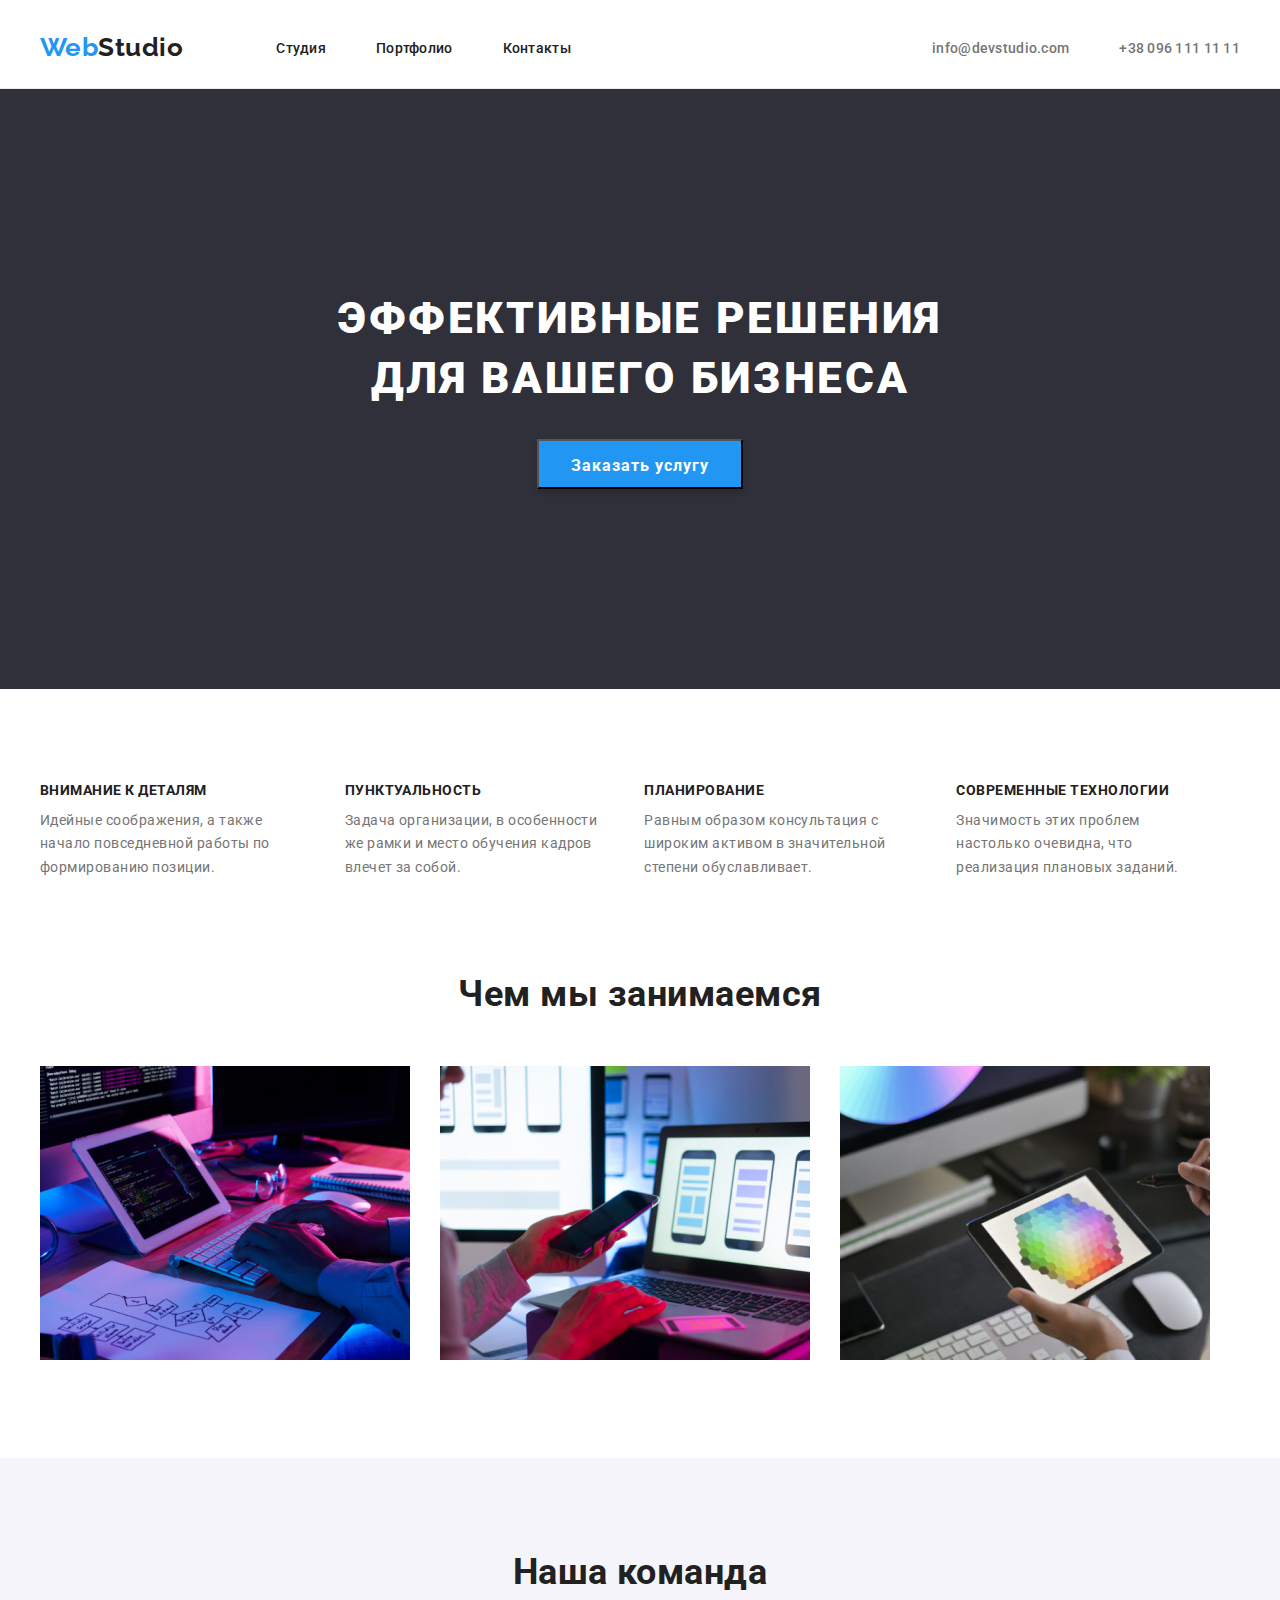
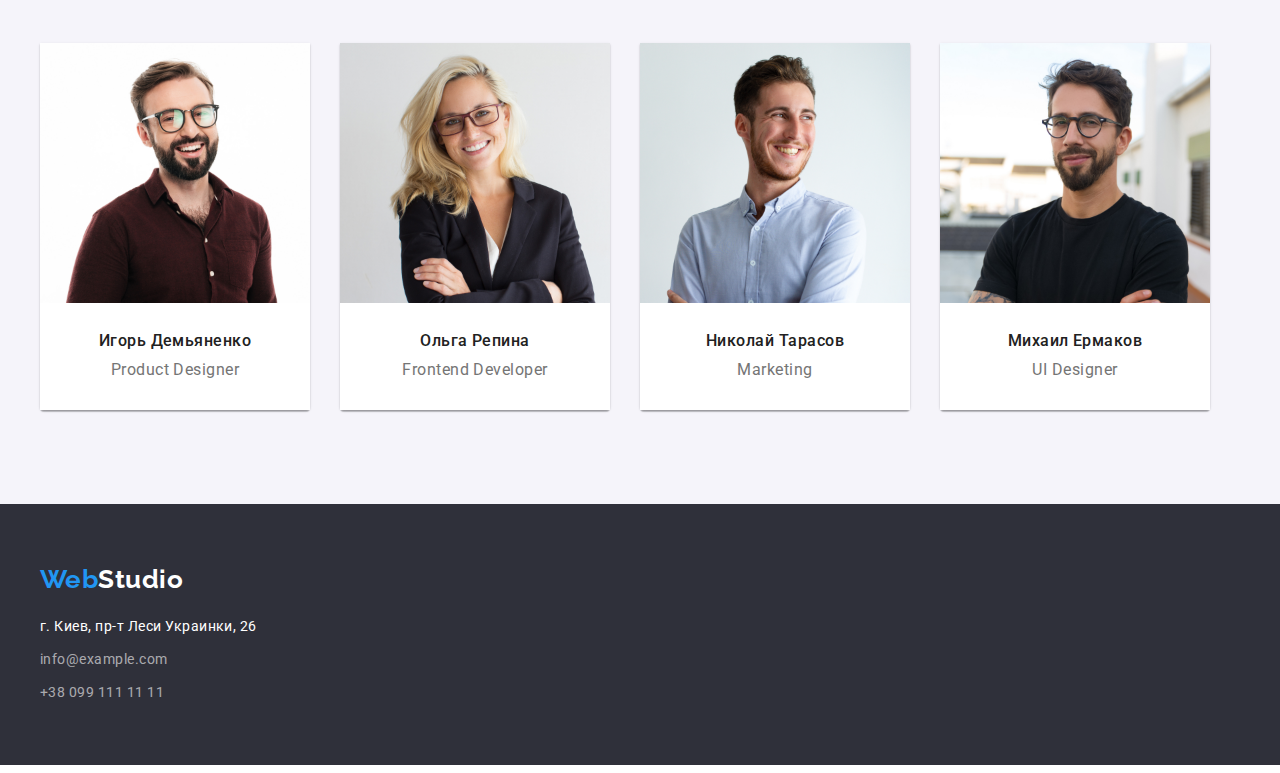
<file: index.html>
<!DOCTYPE html>
<html lang="ru">
<head>
    <meta charset="UTF-8">
    <meta http-equiv="X-UA-Compatible" content="IE=edge">
    <meta name="viewport" content="width=device-width, initial-scale=1.0">
    <title>Webstudio</title>
    <link href="https://fonts.googleapis.com/css2?family=Raleway:wght@700&family=Roboto:wght@400;500;700;900&display=swap" rel="stylesheet">
    <link rel="stylesheet" href="https://cdnjs.cloudflare.com/ajax/libs/modern-normalize/1.1.0/modern-normalize.min.css" integrity="sha512-wpPYUAdjBVSE4KJnH1VR1HeZfpl1ub8YT/NKx4PuQ5NmX2tKuGu6U/JRp5y+Y8XG2tV+wKQpNHVUX03MfMFn9Q==" crossorigin="anonymous" referrerpolicy="no-referrer" />
    <link rel="stylesheet" href="./css/styles.css">
</head>
<body>
   
    <header class="header">
        <div class="container-header">
        <a class="logo" href="./index.html" lang="en"><span class="logo-header">Web</span><span class="second-logo-header">Studio</span></a>
        <nav>
            <ul class="site-nav">
                <li>
                    <a class="site-link" href="">Студия</a>
                </li>
                <li>
                    <a class="site-link" href="./portfolio.html">Портфолио</a>
                </li>
                <li>
                    <a class="site-link" href="">Контакты</a>
                </li>
            </ul>
        </nav>
        <ul class="auth-nav">
            <li class="item">
        <a class="contacts-header" href="mailto:info@devstudio.com">info@devstudio.com</a>
            </li>
            <li class="item">
        <a class="contacts-header" href="tel:+380961111111">+38 096 111 11 11</a>        
            </li>
    </ul>  
    </div> 
    </header>
    
    <main> 
        <section class="hero">
            <h1 class="hero-title">Эффективные решения <br> для вашего бизнеса</h1>
            <button class="hero-button" type="button">Заказать услугу</button>
        </section>
        
        <section class="section-about" id="about"> 
            <div class="container">
            <h2 hidden>О нас</h2>     
        <ul class="about">
            <li>
                <h3 class="about-title">Внимание к деталям</h3>
                <p class="about-list">Идейные соображения, а также начало повседневной работы по формированию позиции.</p>
            </li>
            <li>
                <h3 class="about-title">Пунктуальность</h3>
                <p class="about-list">Задача организации, в особенности же рамки и место обучения кадров влечет за собой.</p>
            </li>
            <li>
                <h3 class="about-title">Планирование</h3>
                <p class="about-list">Равным образом консультация с широким активом в значительной степени обуславливает.</p>
            </li>
            <li>
                <h3 class="about-title">Современные технологии</h3>
                <p class="about-list">Значимость этих проблем настолько очевидна, что реализация плановых заданий.</p>
            </li>
        </ul>
        </div>  
        </section>
        
        
        <section class="portfolio" id="portfolio">
            <div class="container">
            <h2  class="portfolio-title">Чем мы занимаемся</h2>
            <ul class="portfolio-list">
                <li class="portfolio-foto">
                    <img 
                    src="./img/portfolio/img1.jpg" alt="руки печатают код на клавиатуре"
                    width="370"
                    />
                </li>
                <li class="portfolio-foto">
                    <img 
                    src="./img/portfolio/img2.jpg" alt="руки держат телефон"
                    width="370"
                    />
                </li class="portfolio-foto">
                <li>
                    <img 
                    src="./img/portfolio/img3.jpg" alt="выбор цвета на планшете"
                    width="370"
                    />
                </li>
            </ul>
        </div>
        </section>
       
       
        <section class="team" id="team">
            <div class="container">
            <h2 class="team-title">Наша команда</h2>
            <ul class="team-list">
                <li class="team-foto">
                    <img 
                    src="./img/team/igor.jpg" alt="Игорь Демьяненко"
                    width="270"
                    />
                    <div class="team-div">
                    <h3 class="team-name">Игорь Демьяненко</h3>
                    <p class="team-profession" lang="en">Product Designer</p>
                    </div>
                </li>
                <li class="team-foto">
                    <img 
                    src="./img/team/olga.jpg" alt="Ольга Репина"
                    width="270"
                    />
                    <div class="team-div">
                    <h3 class="team-name">Ольга Репина</h3>
                    <p class="team-profession" lang="en">Frontend Developer</p>
                    </div>  
                </li>
                <li class="team-foto">
                    <img 
                    src="./img/team/nikolay.jpg" alt="Николай Тарасов"
                    width="270"
                    />
                    <div class="team-div">
                    <h3 class="team-name">Николай Тарасов</h3>
                    <p class="team-profession" lang="en">Marketing</p>
                    </div>
                </li>
                <li class="team-foto">
                    <img 
                    src="./img/team/michail.jpg" alt="Михаил Ермаков"
                    width="270"
                    />
                    <div class="team-div">
                    <h3 class="team-name">Михаил Ермаков</h3>
                    <p class="team-profession" lang="en">UI Designer</p>
                    </div> 
                </li>
            </ul>
        </div>
        </section>
    
    </main>
    
    
    <footer class="footer">
        <div class="container">
        <a class="logo" href="./index.html" lang="en"><span class="logo-footer">Web</span><span class="second-logo-footer">Studio</span></a>
        <address>
            <ul class="footer-list">
                <li class="footer-item">
                    <a class="footer-adress" href="https://goo.gl/maps/wfTjj3yzRc8zub3m8"
                    target="_blank"
                    rel="noopener noreferrer"
                    >г. Киев, пр-т Леси Украинки, 26</a> 
                </li>
                <li class="footer-item">
                    <a class="footer-contacts" href="mailto:info@example.com">info@example.com</a> 
                </li>
                <li class="footer-item">
                    <a class="footer-contacts" href="tel:+380991111111">+38 099 111 11 11</a> 
                </li>
            </ul>
        </address>
        </div>
    </footer>
    

</body>
</html>
</file>
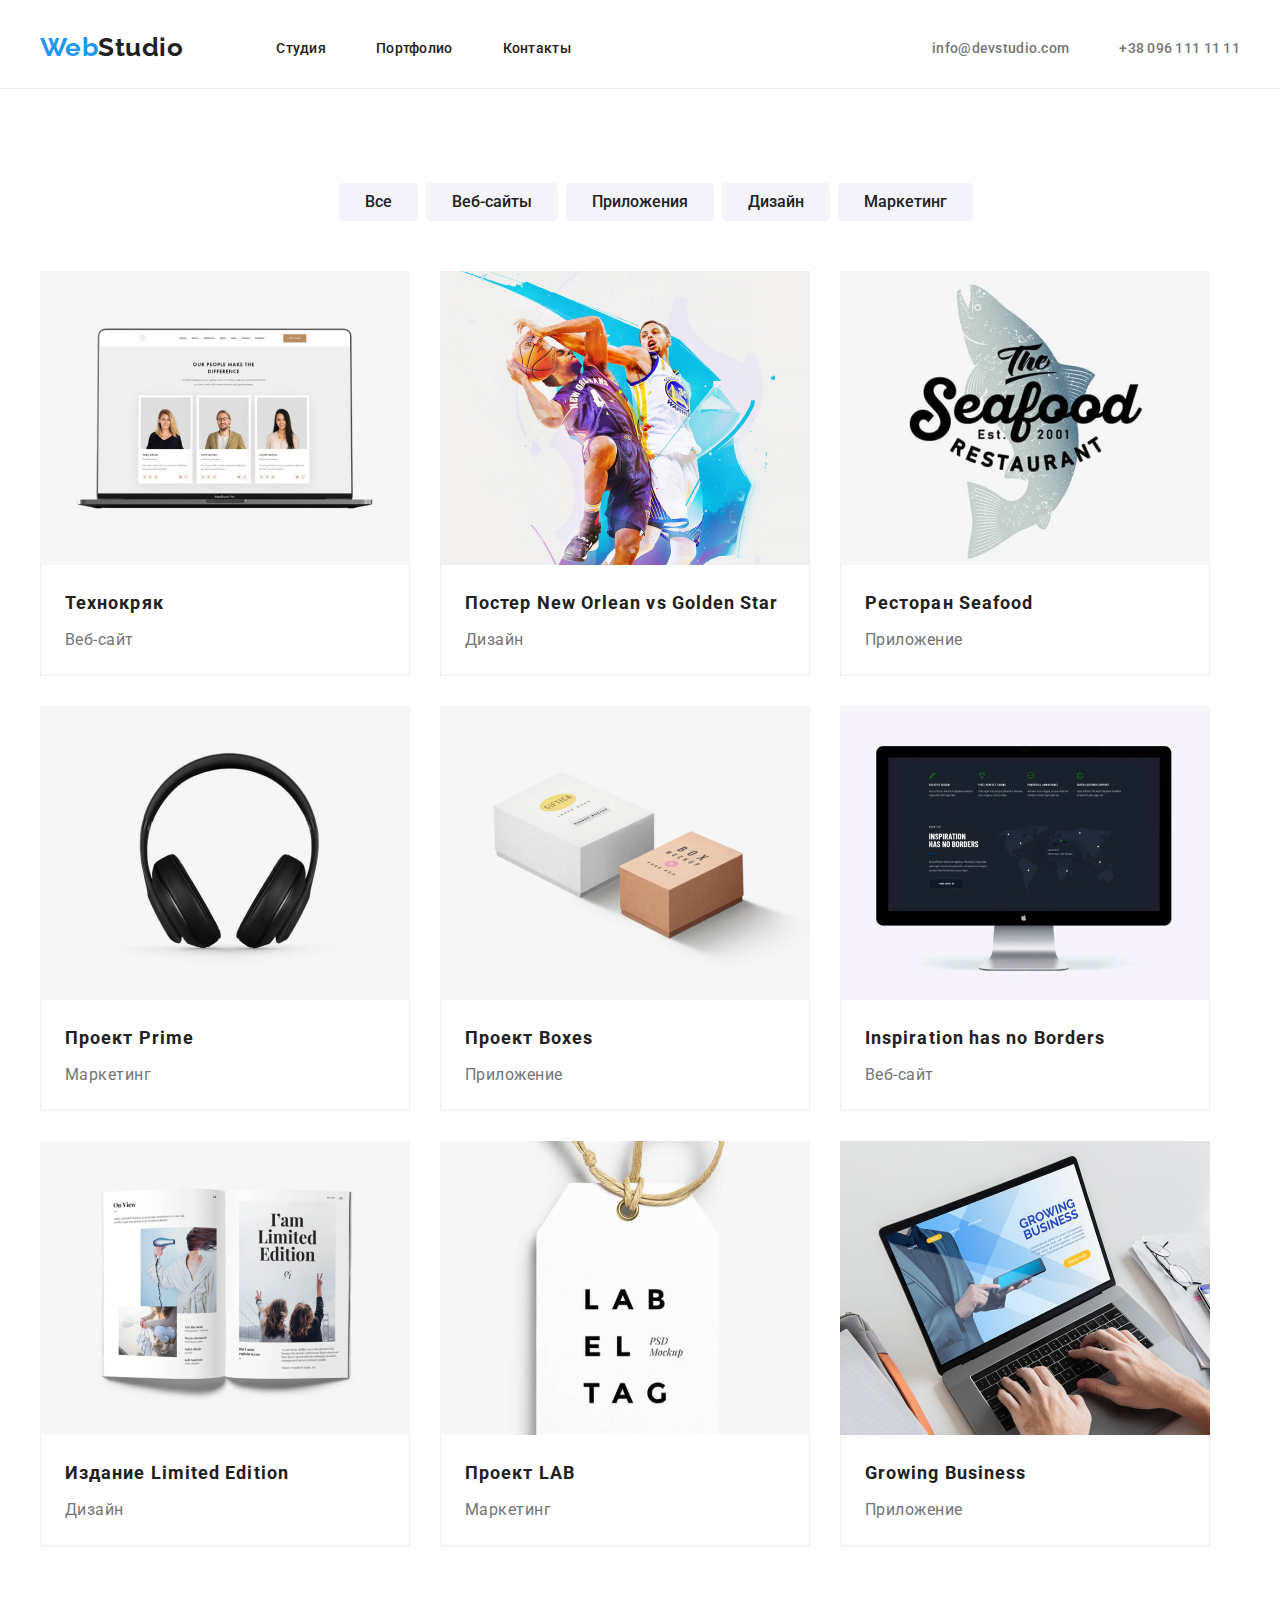
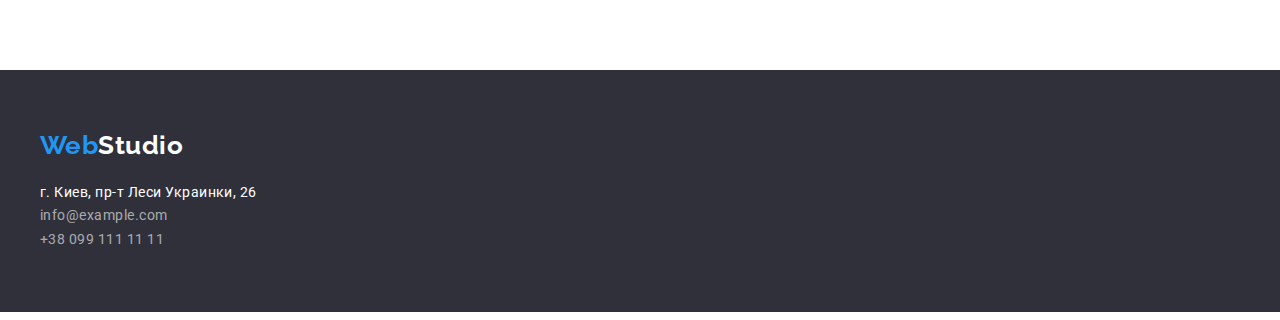
<file: portfolio.html>
<!DOCTYPE html>
<html lang="ru">
<head>
    <meta charset="UTF-8">
    <meta http-equiv="X-UA-Compatible" content="IE=edge">
    <meta name="viewport" content="width=device-width, initial-scale=1.0">
    <title>Портфолио</title>
    <link href="https://fonts.googleapis.com/css2?family=Raleway:wght@700&family=Roboto:wght@400;500;700;900&display=swap" rel="stylesheet">
    <link rel="stylesheet" href="https://cdnjs.cloudflare.com/ajax/libs/modern-normalize/1.1.0/modern-normalize.min.css" integrity="sha512-wpPYUAdjBVSE4KJnH1VR1HeZfpl1ub8YT/NKx4PuQ5NmX2tKuGu6U/JRp5y+Y8XG2tV+wKQpNHVUX03MfMFn9Q==" crossorigin="anonymous" referrerpolicy="no-referrer" />
    <link rel="stylesheet" href="./css/styles.css">
</head>
<body>
        <header class="header">
            <div class="container-header">
        <a class="logo" href="./index.html" lang="en"><span class="logo-header">Web</span><span class="second-logo-header">Studio</span></a>
        <nav>
            <ul class="site-nav">
                <li>
                    <a class="site-link" href="">Студия</a>
                </li>
                <li>
                    <a class="site-link" href="./portfolio.html">Портфолио</a>
                </li>
                <li>
                    <a class="site-link" href="">Контакты</a>
                </li>
            </ul>
        </nav>
        <ul class="auth-nav">
            <li class="item">
        <a class="contacts-header" href="mailto:info@devstudio.com">info@devstudio.com</a>
            </li>
            <li class="item">
        <a class="contacts-header" href="tel:+380961111111">+38 096 111 11 11</a>        
            </li>
    </ul>   
    </div>
    </header>
    
    <main>
            <section class="projects">
                <div class="container">
            <h1 hidden>Меню</h1>
            <ul class="menu-list">
                <li>
                    <button class="menu-button" type="button">Все</button>
                </li>
                <li>
                    <button class="menu-button" type="button">Веб-сайты</button>
                </li>
                <li>
                    <button class="menu-button"  type="button">Приложения</button>
                </li>
                <li>
                    <button class="menu-button"  type="button">Дизайн</button>
                </li>
                <li><button class="menu-button"  type="button">Маркетинг</button>
                </li>
            </ul>
                                 
            <ul class="projects-list">
                <li class="projects-foto">
                    <a href=""> 
                        <img 
                        src="img/portfolio/portfolio1.jpg" 
                        alt="сайт на ноутбуке"
                        width="370"
                        />                        
                    </a>
                    <div class="div-projects">
                    <h2 class="projects-title">Технокряк</h2>
                    <p class="projects-filter">Веб-сайт</p>
                </div>
                </li>
                <li class="projects-foto">
                    <a href=""> 
                        <img 
                        src="img/portfolio/portfolio2.jpg" 
                        alt="два баскетболиста играют в баскетбол"
                        width="370"
                        />                        
                    </a>
                    <div class="div-projects">
                    <h2 class="projects-title">Постер New Orlean vs Golden Star</h2>
                    <p class="projects-filter">Дизайн</p>
                </div>
                </li>
                <li class="projects-foto">
                    <a href=""> 
                        <img 
                        src="img/portfolio/portfolio3.jpg" 
                        alt="логотип ресторана в виде рыбы с надписью"
                        width="370"
                        />                        
                    </a>
                    <div class="div-projects">
                    <h2 class="projects-title">Ресторан Seafood</h2>
                    <p class="projects-filter">Приложение</p>
                </div>
                </li>
                <li class="projects-foto">
                    <a href=""> 
                        <img 
                        src="img/portfolio/portfolio4.jpg" 
                        alt="Черные наушники"
                        width="370"
                        />                        
                    </a>
                    <div class="div-projects">
                    <h2 class="projects-title">Проект Prime</h2>
                    <p class="projects-filter">Маркетинг</p> 
                </div>
                </li>
                <li class="projects-foto">
                    <a href=""> 
                        <img 
                        src="img/portfolio/portfolio5.jpg" 
                        alt="Две коробки. Одна коробка белая и вторая коробка бежевая"
                        width="370"
                        />                        
                    </a>
                    <div class="div-projects">
                    <h2 class="projects-title">Проект Boxes</h2>
                    <p class="projects-filter">Приложение</p>
                </div>
                </li>
                <li class="projects-foto">
                    <a href=""> 
                        <img 
                        src="img/portfolio/portfolio6.jpg" 
                        alt="Монитор с темным экраном"
                        width="370"
                        />                        
                    </a>
                    <div class="div-projects">
                    <h2 class="projects-title">Inspiration has no Borders</h2>
                    <p class="projects-filter">Веб-сайт</p>
                </div>
                </li>
                <li class="projects-foto">
                    <a href=""> 
                        <img 
                        src="img/portfolio/portfolio7.jpg" 
                        alt="разворот глянцевого журнала"
                        width="370"
                        />                        
                    </a>
                    <div class="div-projects">
                    <h2 class="projects-title">Издание Limited Edition</h2>
                    <p class="projects-filter">Дизайн</p>
                </div>
                </li>
                <li class="projects-foto">
                    <a href=""> 
                        <img 
                        src="img/portfolio/portfolio8.jpg" 
                        alt="этикетка проекта LAB"
                        width="370"
                        />                        
                    </a>
                    <div class="div-projects">
                    <h2 class="projects-title">Проект LAB</h2>
                    <p class="projects-filter">Маркетинг</p>
                </div>
                </li>
                <li class="projects-foto">
                    <a href=""> 
                        <img 
                        src="img/portfolio/portfolio9.jpg" 
                        alt="руки печатают на клавиатуре ноутбука"
                        width="370"
                        />                        
                    </a>
                    <div class="div-projects">
                    <h2 class="projects-title">Growing Business</h2>
                    <p class="projects-filter">Приложение</p>
                </div>
                </li>

            </ul>
        </div>
        </section>
   
    </main>
    
    <footer class="footer">
        <div class="container">
        <a class="logo" href="./index.html" lang="en"><span class="logo-footer">Web</span><span class="second-logo-footer">Studio</span></a>
        <address>
            <ul class="footer-list">
                <li>
                    <a class="footer-adress" href="https://goo.gl/maps/wfTjj3yzRc8zub3m8"
                    target="_blank"
                    rel="noopener noreferrer"
                    >г. Киев, пр-т Леси Украинки, 26</a> 
                </li>
                <li>
                    <a class="footer-contacts" href="mailto:info@example.com">info@example.com</a> 
                </li>
                <li>
                    <a class="footer-contacts" href="tel:+380991111111">+38 099 111 11 11</a> 
                </li>
            </ul>
        </address>
    </div>
    </footer>

</body>
</html>
</file>
<file: css/styles.css>
/* main color: #212121 */
/*second color: #757575  */
/* fon #F5F4FA */
/* white #FFFFFF */
/* accent #2196F3 */

:root {
    --title-color: #212121;
    --special-title-color:#FFFFFF;
    --primary-text-color: #757575;
    --accent-color: #2196F3;
    --primary-bgc: #FFFFFF;
    --secondary-bgc: #F5F4FA;
    --hero-bgc: #2F303A;
}

/*ГЛАВНАЯ*/

body {
    color: #2a2a2a;
    background-color: #fff;
    font-family: Roboto; sans-serif; 
    letter-spacing: 0.03em;
    margin-right: auto;
    margin-left: auto;
    
    

}
/* start header*/
.container {
    
    text-decoration: none;
    margin-top: 0px;
    margin-bottom: 0px;
    margin-right: auto;
    margin-left: auto;
    padding-left: 15px;
    padding-right: 15px;
    width: 1200px;
    
}
.ul, .ol, .h1, .h2, .h3, .h4 {
    margin-top: 0px;
    margin-bottom: 0px;
    padding-left: 0px;
}
.header {
    border-bottom: 1px solid #ECECEC;
    
}
.container-header {
   
    display: flex;
    align-items: center;
    text-decoration: none;
    margin-top: 0px;
    margin-bottom: 0px;
    margin-right: auto;
    margin-left: auto;
    padding-left: 15px;
    padding-right: 15px;
    width: 1200px;
    
    }
.logo {
    text-decoration: none;
    padding-top: 24px;
    padding-bottom: 25px; 
    margin-right: 93px;
}

.logo-header {
    color: var(--accent-color);
    font-family: Raleway; sans-serif;
    font-style: normal;
    font-weight: bold;
    font-size: 26px;
    line-height: 1.19;
    text-decoration: none;
    }
.second-logo-header {
    font-family: Raleway; sans-serif;
    font-style: normal;
    font-weight: bold;
    font-size: 26px;
    line-height: 1.19;
    text-decoration: none;
    color: var(--title-color);
    
}
.about, .portfolio-list, .team-list, .footer, .footer-list, .site-nav, .auth-nav, .menu-list, .projects-list {
    list-style: none;
   
}

.site-nav{
    display: flex;
    padding-left: 0px;
    
}
.site-nav li {
    margin-right: 50px;
}

.site-link{
    color: #212121;
    font-weight: 500;
    font-size: 14px;
    line-height: 1.14;
    letter-spacing: 0.02em;
    text-decoration: none;
   
}
.site-link:hover, .site-link:focus {
    color: var(--accent-color);
    text-decoration: none;
    display: block;
}

.contacts-header {
    color: #757575;
    font-weight: 500;
    font-size: 14px;
    line-height: 1.14;
    letter-spacing: 0.02em;
    margin: 0; 
    text-decoration: none;

      
}
.auth-nav {
    display: flex;
    margin-left: auto;
}
.auth-nav .item + .item {
    margin-left: 50px;
}
.contacts-header:hover, .contacts-header:focus {
    color: var(--accent-color);
}
/* end header*/
/* start hero*/
.hero {
    background-color: var(--hero-bgc);
    padding-top: 200px;
    padding-bottom: 200px;
    
    
    
}
.hero-title {
    color: var(--special-title-color);
    font-style: normal;
    font-weight: 900;
    font-size: 44px;
    line-height: 1.36;
    letter-spacing: 0.06em;
    text-transform: uppercase;
    text-align: center;
    margin-top: 0px;
    margin-bottom: 30px;
    
    
    
   }
.hero-button {
    color: var(--special-title-color);
    background-color: var(--accent-color);
    font-family: Roboto;
    font-style: normal;
    font-weight: bold;
    font-size: 16px;
    line-height: 1.87;
    letter-spacing: 0.06em;
    background: #2196F3;
    margin: auto;
    height: 50px;
    box-shadow: 0px 4px 4px rgba(0, 0, 0, 0.15);
    padding: 10px 32px 10px 32px;
    display: block;
    margin: auto;
    
}

/* end hero*/
/* start  about*/
.about, .portfolio, .header {
    background-color: var(--primary-bgc);
    margin: 0;
    padding-left: 0px;
    
}
.section-about{
    
    padding-top: 94px;
    padding-bottom: 94px;
}
.about {
    display: flex;
    
        
}
.about-title{
    color: var(--title-color);
    font-weight: bold;
    font-size: 14px;
    line-height: 1.14;
    text-transform: uppercase;
    margin-top: 0px;
    margin-bottom: 0px;
    margin-right: 30px;
    
}
.about-list {
    color: var(--primary-text-color);
    font-weight: normal;
    font-size: 14px;
    line-height: 1.7;
    margin-top: 10px;
    margin-right: 30px;
    margin-bottom: 0px;
}
/* end about*/
/* start portfolio*/

.portfolio{
    
    padding-bottom: 94px;
}
.portfolio-title{
    color: var(--title-color);
    font-weight: bold;
    font-size: 36px;
    line-height: 1.16;
    text-align: center;
    margin-top: 0px;
    margin-bottom: 0px;
}
.portfolio-list{
    padding-left: 0px;
    margin-top: 50px;
    margin-bottom: 0px;
    display: flex;
}
  .portfolio-foto{
      margin-right: 30px;
      
  }
/* end portfolio*/
/* start team*/
.team {
    background-color: var(--secondary-bgc);
    
    padding-bottom: 94px;
    padding-top: 94px;
       
}
.team-list{
    padding-left: 0px;
    margin-bottom: 0px;
    margin-top: 50px;
    display: flex;
      
    

}
.team-foto{
    margin-right: 30px;
    box-shadow: 0px 1px 3px rgba(0, 0, 0, 0.12), 0px 1px 1px rgba(0, 0, 0, 0.14), 0px 2px 1px rgba(0, 0, 0, 0.2);
    border-radius: 0px 0px 4px 4px;
    margin-bottom: 0px;
    
}

.team-title {
    color: var(--title-color);
    font-weight: bold;
    font-size: 36px;
    line-height: 1.16;
    text-align: center;
    margin-top: 0px;
    margin-bottom: 0px;
      
   
}
.team-div {
    padding-top: 30px;
    padding-bottom: 30px;
    background-color: var(--primary-bgc);
    margin-top: -5px;
}
.team-name {
    color: var(--title-color);
    font-weight: 500;
    font-size: 16px;
    line-height: 1.18;
    text-align: center;
    margin-top: 0px;
    margin-bottom: 0px;
    
    background-color: var(--primary-bgc);
}
.team-profession {
    color: var(--primary-text-color);
    font-weight: normal;
    font-size: 16px;
    line-height: 1.18;
    text-align: center;
    background-color: var(--primary-bgc);
    padding-top: 10px;
    margin-bottom: 0px;
    margin-top: 0px;
    
    
}
/* end team*/
/* start footer*/

.container-footer {
    padding-top: 60px;
    padding-bottom: 60px;
  
}
.footer {
    background-color: var(--hero-bgc);
    padding-top: 60px;
    padding-bottom: 60px;
       
}
.footer-list{
    padding-left: 0px;
    margin-top: 20px;
    margin-bottom: 0px;
}
.logo-footer{
    color: var(--accent-color);
    font-family: Raleway; sans-serif;
    font-style: normal;
    font-weight: bold;
    font-size: 26px;
    line-height: 1.19;
    text-decoration: none;

}
.second-logo-footer{
    color:#FFFFFF;
    font-family: Raleway; sans-serif;
    font-style: normal;
    font-weight: bold;
    font-size: 26px;
    line-height: 1.19;
    text-decoration: none;
}
.footer-adress{
    color:#FFFFFF;
    font-style: normal;
    font-weight: normal;
    font-size: 14px;
    line-height: 1.7;
    text-decoration: none;
   
    
}
.footer-contacts{
    color: rgba(255, 255, 255, 0.6);
    font-style: normal;
    font-weight: normal;
    font-size: 14px;
    line-height: 1.7;
    text-decoration: none;
    
    
}
.footer-item{
    margin-top: 9px;
}
/* end footer*/
/*КОНЕЦ ГЛАВНОЙ СТРАНИЦЫ*/

/*PORTFOLIO*/
/* start menu*/

.menu-list, .projects-list, .projects-filter {
    margin-top: 0px;
    margin-bottom: 0px;
}

.menu-list{
    
    display: flex;
    justify-content: center;
    
     
}

.menu-button{
    color: var(--title-color);
    background-color: var(--secondary-bgc);
    font-style: normal;
    font-weight: 500;
    font-size: 16px;
    line-height: 1.6;
    text-align: center;
    display: flex;
    align-items: center;
    text-align: center;
    border-radius: 4px;
    font-family: 'Roboto';
    border-radius: 4px;
    border: 4px solid transparent;
    margin-right: 8px;
    height: 38px;
    min-width: 73px;
    padding: 0px;
    padding: 6px 22px 6px 22px;
   
    
   
    
    
    
}
.menu-button:hover, .menu-button:focus {
    color: var(--special-title-color);
    background-color: var(--accent-color);
    box-shadow: 0px 4px 4px rgba(0, 0, 0, 0.15);
}
/* end menu*/
/* start projects*/
.div-projects {
    
    border: 1px solid #EEEEEE;
    box-sizing: border-box; 
    padding-left: 24px;
    padding-bottom: 20px;
    padding-top: 20px;
    margin-top: -5px;
}
.projects{
    padding-bottom: 94px;
    padding-top: 94px;
}
.projects-title{
    color: var(--title-color);
    font-weight: bold;
    font-size: 18px;
    letter-spacing: 0.06em;
    margin-top: 0px;
    padding-bottom: 0px;
    margin-bottom: 0px;
    line-height: 2;
    
}

.projects-filter {
    color:var(--primary-text-color);
    font-weight: normal;
    font-size: 16px;
    margin-top: 4px;
    line-height: 1.87;
    

}
.projects-list {
    
    padding-left: 0px;
    padding-bottom: 0px;   
    display: flex;
    flex-wrap: wrap;
    margin-top: 50px;
    

}
.projects-foto{
    margin-right: 30px;
    margin-bottom: 30px;
    display: block;
    
}
.projects-foto:nth-child(3n){
    margin-right: 0px;
}

/* end projects*/
/* END PORTFOLIO*/
</file>
